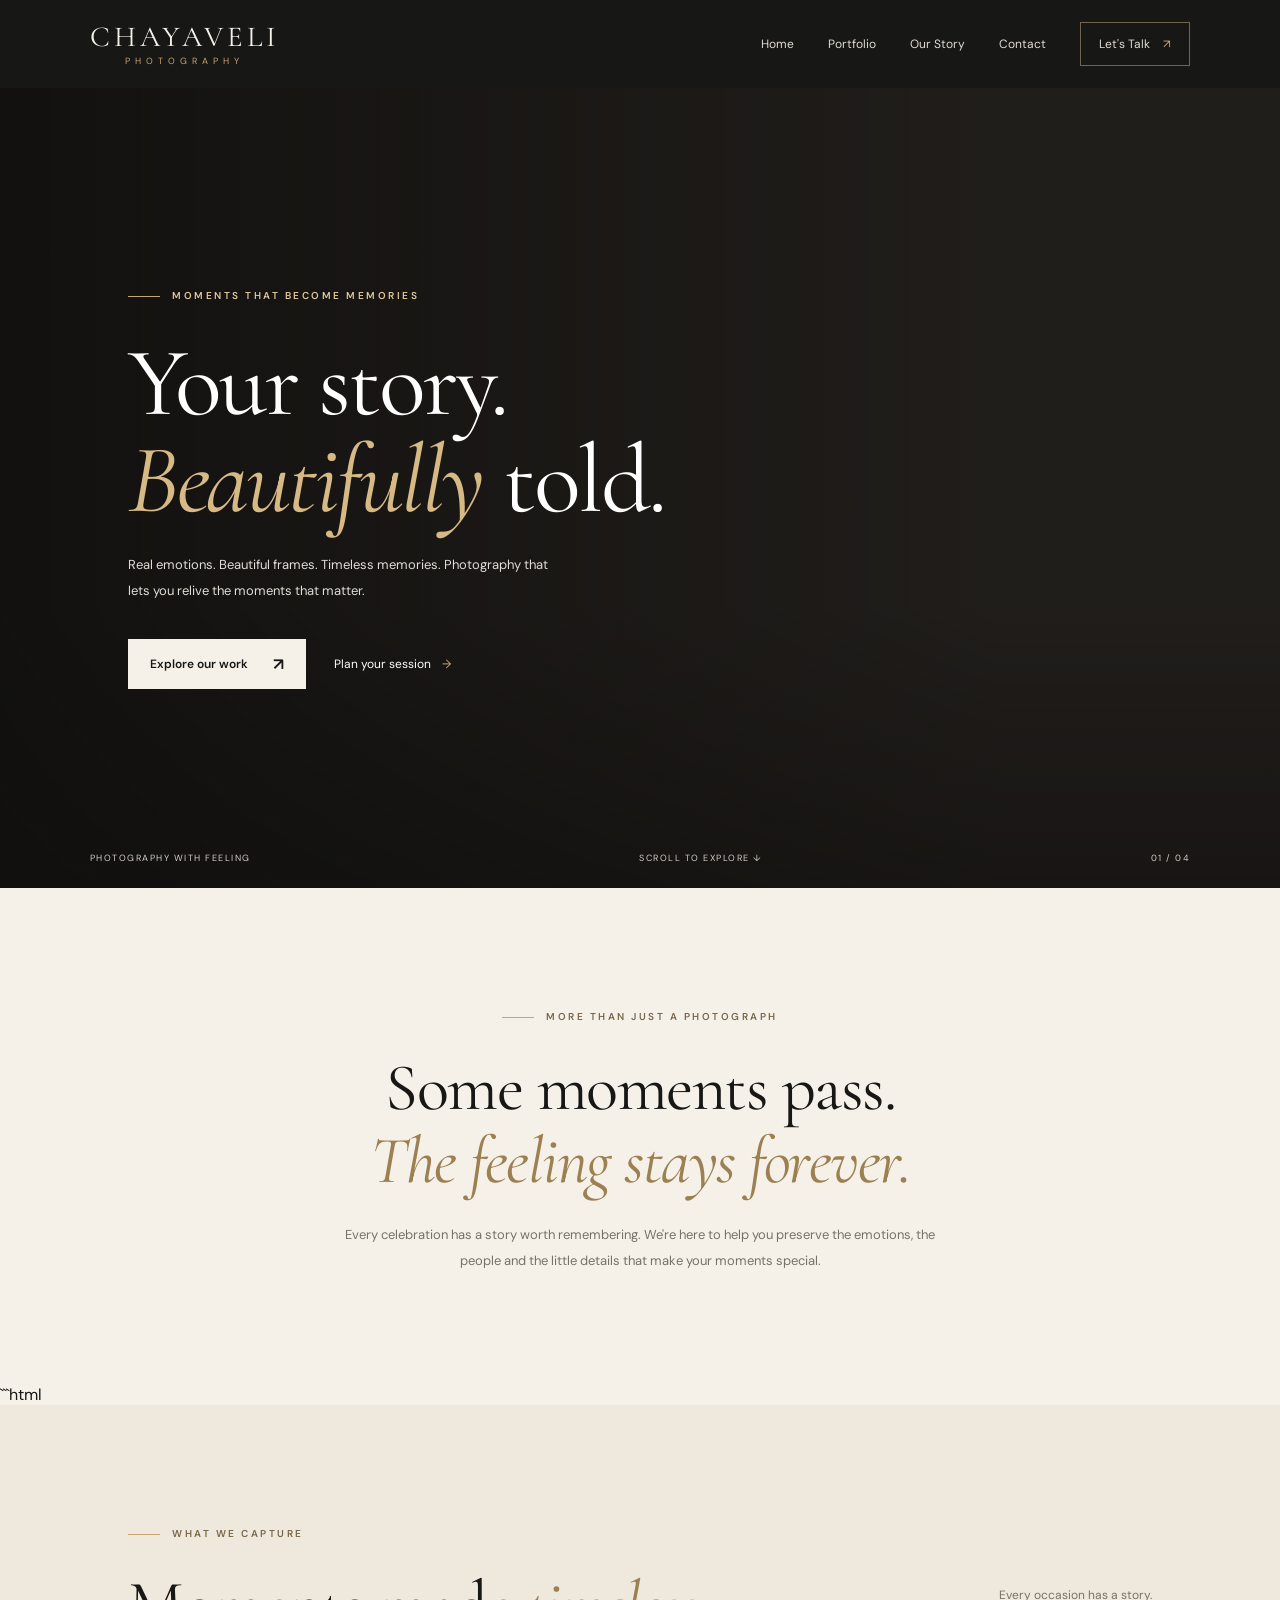
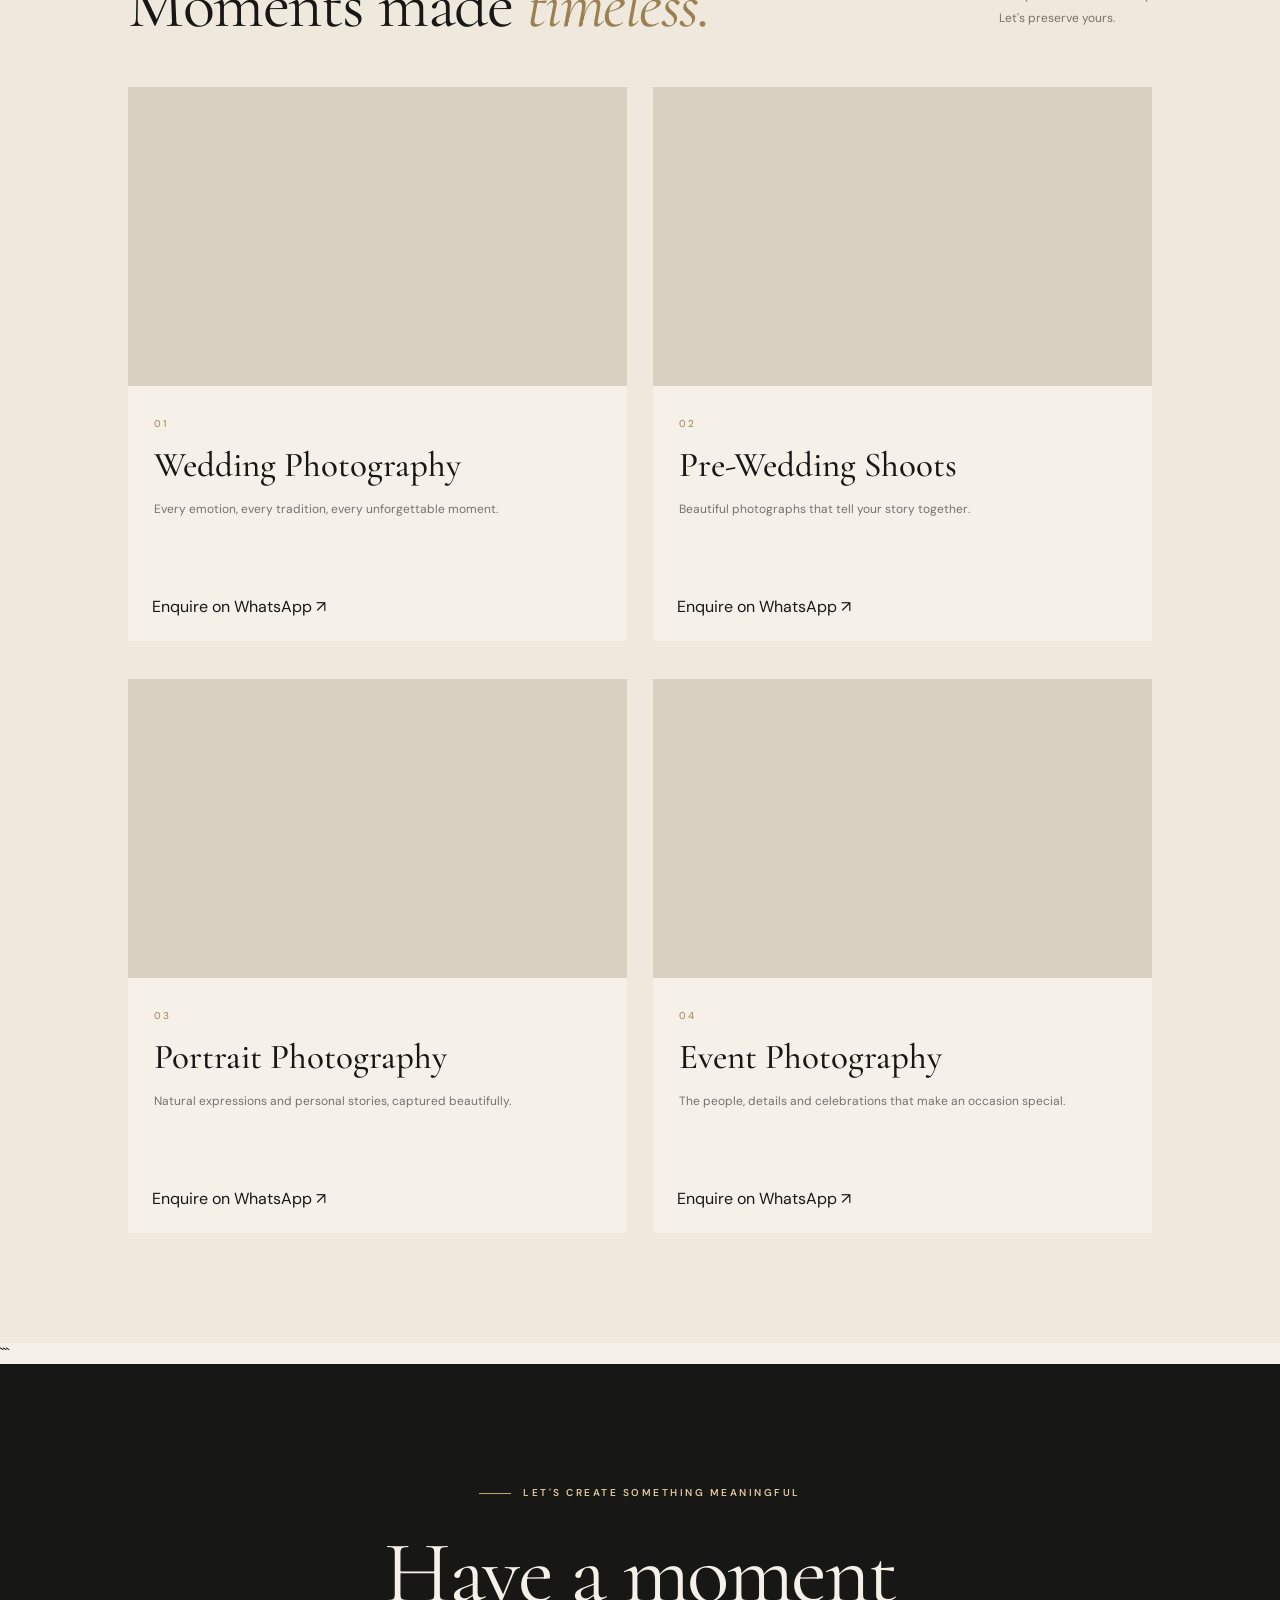
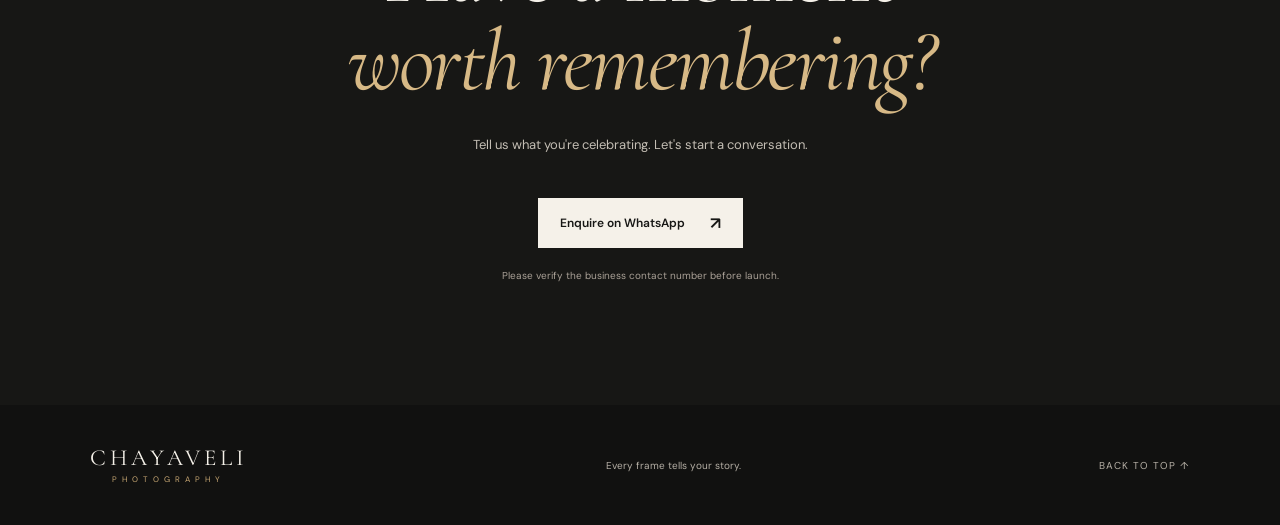
<file: index.html>
<!DOCTYPE html>
<html lang="en">
<head>
  <meta charset="UTF-8">
  <meta name="viewport" content="width=device-width, initial-scale=1.0">

  <title>Chayaveli Photography | Every Frame Tells Your Story</title>

  <meta
    name="description"
    content="Discover Chayaveli Photography. Explore beautiful wedding, portrait and special-event photography. Contact our studio to discuss your photography needs."
  >

  <meta name="theme-color" content="#171715">

  <link rel="preconnect" href="https://fonts.googleapis.com">
  <link rel="preconnect" href="https://fonts.gstatic.com" crossorigin>

  <link
    href="https://fonts.googleapis.com/css2?family=Cormorant+Garamond:wght@400;500;600;700&family=DM+Sans:wght@400;500;600;700&display=swap"
    rel="stylesheet"
  >

  <link rel="stylesheet" href="style.css">

  <script src="script.js" defer></script>
</head>

<body>

  <header class="site-header">
    <a class="brand" href="#home" aria-label="Chayaveli Photography home">
      <span class="brand-name">CHAYAVELI</span>
      <span class="brand-subtitle">PHOTOGRAPHY</span>
    </a>

    <button
      class="menu-toggle"
      id="menu-toggle"
      type="button"
      aria-label="Open navigation menu"
      aria-expanded="false"
      aria-controls="main-navigation"
    >
      <span></span>
      <span></span>
    </button>

    <nav class="main-navigation" id="main-navigation">
      <a href="#home">Home</a>
      <a href="#portfolio">Portfolio</a>
      <a href="#about">Our Story</a>
      <a href="#contact">Contact</a>
      <a class="nav-cta" href="#contact">Let's Talk <span>↗</span></a>
    </nav>
  </header>

  <main>
    <section class="hero" id="home">

      <div class="hero-image" role="img" aria-label="Wedding photography"></div>

      <div class="hero-overlay"></div>

      <div class="hero-content">
        <p class="eyebrow">
          <span class="eyebrow-line"></span>
          MOMENTS THAT BECOME MEMORIES
        </p>

        <h1>
          Your story.<br>
          <span>Beautifully</span> told.
        </h1>

        <p class="hero-description">
          Real emotions. Beautiful frames. Timeless memories.
          Photography that lets you relive the moments that matter.
        </p>

        <div class="hero-actions">
          <a class="button button-light" href="#portfolio">
            Explore our work <span>↗</span>
          </a>

          <a class="text-link" href="#contact">
            Plan your session <span>→</span>
          </a>
        </div>
      </div>

      <div class="hero-bottom">
        <span>PHOTOGRAPHY WITH FEELING</span>
        <a href="#portfolio">SCROLL TO EXPLORE ↓</a>
        <span>01 / 04</span>
      </div>

    </section>

    <section class="intro section-padding" id="about">
      <p class="eyebrow dark-eyebrow">
        <span class="eyebrow-line"></span>
        MORE THAN JUST A PHOTOGRAPH
      </p>

      <h2>
        Some moments pass.<br>
        <span>The feeling stays forever.</span>
      </h2>

      <p class="intro-description">
        Every celebration has a story worth remembering.
        We're here to help you preserve the emotions, the people
        and the little details that make your moments special.
      </p>
    </section>

```html
<section class="services section-padding" id="services">
  <div class="section-heading">
    <div>
      <p class="eyebrow dark-eyebrow">
        <span class="eyebrow-line"></span>
        WHAT WE CAPTURE
      </p>
      <h2>Moments made <span>timeless.</span></h2>
    </div>

    <p class="section-note">
      Every occasion has a story.<br>
      Let's preserve yours.
    </p>
  </div>

  <div class="services-grid">

    <!-- Wedding Photography -->
    <article class="service-card">
      <a class="service-card-link" href="gallery.html?category=wedding"
         aria-label="Explore Wedding Photography gallery">
        <div class="service-image service-image-wedding"
             role="img" aria-label="Wedding photography"></div>
        <div class="service-content">
          <span class="service-number">01</span>
          <h3>Wedding Photography</h3>
          <p>Every emotion, every tradition, every unforgettable moment.</p>
        </div>
      </a>
      <div class="service-enquiry">
        <a href="https://wa.me/918333030838"
           target="_blank" rel="noopener noreferrer">
          Enquire on WhatsApp <span>↗</span>
        </a>
      </div>
    </article>

    <!-- Pre-Wedding Photography -->
    <article class="service-card">
      <a class="service-card-link" href="gallery.html?category=prewedding"
         aria-label="Explore Pre-Wedding Photography gallery">
        <div class="service-image service-image-prewedding"
             role="img" aria-label="Pre-wedding photography"></div>
        <div class="service-content">
          <span class="service-number">02</span>
          <h3>Pre-Wedding Shoots</h3>
          <p>Beautiful photographs that tell your story together.</p>
        </div>
      </a>
      <div class="service-enquiry">
        <a href="https://wa.me/918333030838?text=Hello%20Chayaveli%20Photography!%20I%27m%20interested%20in%20Pre-Wedding%20Photography."
           target="_blank" rel="noopener noreferrer">
          Enquire on WhatsApp <span>↗</span>
        </a>
      </div>
    </article>

    <!-- Portrait Photography -->
    <article class="service-card">
      <a class="service-card-link" href="gallery.html?category=portrait"
         aria-label="Explore Portrait Photography gallery">
        <div class="service-image service-image-portrait"
             role="img" aria-label="Portrait photography"></div>
        <div class="service-content">
          <span class="service-number">03</span>
          <h3>Portrait Photography</h3>
          <p>Natural expressions and personal stories, captured beautifully.</p>
        </div>
      </a>
      <div class="service-enquiry">
        <a href="https://wa.me/918333030838?text=Hello%20Chayaveli%20Photography!%20I%27m%20interested%20in%20Portrait%20Photography."
           target="_blank" rel="noopener noreferrer">
          Enquire on WhatsApp <span>↗</span>
        </a>
      </div>
    </article>

    <!-- Event Photography -->
    <article class="service-card">
      <a class="service-card-link" href="gallery.html?category=event"
         aria-label="Explore Event Photography gallery">
        <div class="service-image service-image-event"
             role="img" aria-label="Special event photography"></div>
        <div class="service-content">
          <span class="service-number">04</span>
          <h3>Event Photography</h3>
          <p>The people, details and celebrations that make an occasion special.</p>
        </div>
      </a>
      <div class="service-enquiry">
        <a href="https://wa.me/918333030838?text=Hello%20Chayaveli%20Photography!%20I%27m%20interested%20in%20Event%20Photography."
           target="_blank" rel="noopener noreferrer">
          Enquire on WhatsApp <span>↗</span>
        </a>
      </div>
    </article>

  </div>
</section>
```

    <section class="contact section-padding" id="contact">
      <p class="eyebrow">
        <span class="eyebrow-line"></span>
        LET'S CREATE SOMETHING MEANINGFUL
      </p>

      <h2>Have a moment<br><span>worth remembering?</span></h2>

      <p>Tell us what you're celebrating. Let's start a conversation.</p>

      <a
        class="button button-light"
        href="https://wa.me/918333030838"
        target="_blank"
        rel="noopener noreferrer"
      >
        Enquire on WhatsApp <span>↗</span>
      </a>

      <p class="contact-note">
        Please verify the business contact number before launch.
      </p>
    </section>
  </main>

  <footer class="site-footer">
    <a class="brand footer-brand" href="#home">
      <span class="brand-name">CHAYAVELI</span>
      <span class="brand-subtitle">PHOTOGRAPHY</span>
    </a>

    <p>Every frame tells your story.</p>

    <a href="#home">BACK TO TOP ↑</a>
  </footer>

</body>
</html>
</file>
<file: style.css>
:root {
  --ink: #171715;
  --cream: #f5f1e9;
  --gold: #c5a572;
  --muted: #a8a49d;
  --serif: "Cormorant Garamond", Georgia, serif;
  --sans: "DM Sans", Arial, sans-serif;
}

* {
  box-sizing: border-box;
}

html {
  scroll-behavior: smooth;
  scroll-padding-top: 85px;
}

body {
  margin: 0;
  background: var(--cream);
  color: var(--ink);
  font-family: var(--sans);
  -webkit-font-smoothing: antialiased;
}

a {
  color: inherit;
  text-decoration: none;
}

button,
a {
  -webkit-tap-highlight-color: transparent;
}

button {
  font: inherit;
}

.site-header {
  height: 88px;
  padding: 0 7%;
  display: flex;
  align-items: center;
  justify-content: space-between;
  background: var(--ink);
  color: var(--cream);
  position: relative;
  z-index: 10;
}

.brand {
  display: flex;
  flex-direction: column;
  gap: 4px;
  width: fit-content;
}

.brand-name {
  font-family: var(--serif);
  font-size: 29px;
  letter-spacing: 4px;
  line-height: 1;
}

.brand-subtitle {
  font-size: 9px;
  letter-spacing: 5px;
  text-align: center;
  color: var(--gold);
}

.main-navigation {
  display: flex;
  align-items: center;
  gap: 34px;
}

.main-navigation > a {
  font-size: 12px;
  color: #e0dcd4;
  transition: color 0.25s ease;
}

.main-navigation > a:hover {
  color: var(--gold);
}

.main-navigation .nav-cta {
  border: 1px solid #71654f;
  padding: 13px 18px;
}

.nav-cta span {
  color: var(--gold);
  margin-left: 10px;
}

.menu-toggle {
  display: none;
}

.hero {
  min-height: min(760px, calc(100svh - 88px));
  min-height: clamp(580px, calc(100svh - 88px), 800px);
  position: relative;
  display: flex;
  align-items: center;
  overflow: hidden;
  background: #26231f;
  color: white;
}

.hero-image,
.hero-overlay {
  position: absolute;
  inset: 0;
}

.hero-image {
  background-image:
    url("https://images.unsplash.com/photo-1519741497674-611481863552?auto=format&fit=crop&w=2200&q=85");
  background-position: center 45%;
  background-size: cover;
  animation: image-reveal 1.5s ease both;
}

.hero-overlay {
  background:
    linear-gradient(90deg, rgba(15, 14, 13, 0.83), rgba(15, 14, 13, 0.24) 78%),
    linear-gradient(0deg, rgba(15, 14, 13, 0.5), transparent 35%);
}

.hero-content {
  width: min(800px, 100%);
  padding: 90px 0 100px 10%;
  position: relative;
  z-index: 1;
  animation: content-reveal 1s 0.15s both;
}

.eyebrow {
  display: flex;
  align-items: center;
  gap: 12px;
  font-size: 10px;
  font-weight: 600;
  letter-spacing: 2.5px;
  line-height: 1.8;
  color: #e0c79d;
}

.eyebrow-line {
  width: 32px;
  height: 1px;
  background: var(--gold);
  flex-shrink: 0;
}

.hero h1,
.contact h2 {
  font-family: var(--serif);
  font-size: clamp(62px, 7.6vw, 108px);
  font-weight: 400;
  line-height: 0.99;
  letter-spacing: -2.5px;
  margin: 30px 0 24px;
}

.hero h1 span,
.contact h2 span {
  color: #d7b986;
  font-style: italic;
}

.hero-description {
  max-width: 420px;
  font-size: 13px;
  line-height: 2;
  color: #e0ddd7;
}

.hero-actions {
  display: flex;
  align-items: center;
  flex-wrap: wrap;
  gap: 28px;
  margin-top: 35px;
}

.button {
  min-height: 50px;
  display: inline-flex;
  align-items: center;
  justify-content: center;
  gap: 25px;
  padding: 0 22px;
  font-size: 12px;
  font-weight: 600;
  transition: background 0.25s ease, color 0.25s ease;
}

.button-light {
  background: var(--cream);
  color: var(--ink);
}

.button-light:hover {
  background: var(--gold);
}

.button span {
  font-size: 17px;
}

.text-link {
  color: white;
  font-size: 12px;
}

.text-link span {
  color: var(--gold);
  padding-left: 8px;
}

.hero-bottom {
  position: absolute;
  z-index: 1;
  bottom: 24px;
  left: 7%;
  right: 7%;
  display: flex;
  justify-content: space-between;
  gap: 15px;
  font-size: 9px;
  letter-spacing: 1.5px;
  color: #d4cec5;
}

.intro {
  text-align: center;
}

.section-padding {
  padding: 110px 10%;
}

.dark-eyebrow {
  justify-content: center;
  color: #786748;
}

.intro h2,
.section-heading h2 {
  font-family: var(--serif);
  font-weight: 400;
  font-size: clamp(42px, 5.2vw, 68px);
  line-height: 1.1;
  letter-spacing: -1.5px;
  margin: 25px 0;
}

.intro h2 span,
.section-heading h2 span {
  color: #9c8051;
  font-style: italic;
}

.intro-description {
  max-width: 600px;
  margin: 0 auto;
  font-size: 13px;
  line-height: 2;
  color: #777168;
}

.portfolio {
  padding-top: 35px;
}

.section-heading {
  display: flex;
  align-items: end;
  justify-content: space-between;
  gap: 25px;
  margin-bottom: 45px;
}

.section-heading .eyebrow {
  justify-content: flex-start;
}

.section-heading h2 {
  margin-bottom: 0;
}

.section-note {
  color: #777168;
  font-size: 12px;
  line-height: 1.9;
}

.portfolio-grid {
  display: grid;
  grid-template-columns: 1.15fr 0.85fr;
  gap: 38px 25px;
  align-items: start;
}

.portfolio-card {
  min-width: 0;
}

.portfolio-card-large {
  grid-row: span 2;
}

.portfolio-image {
  min-height: 280px;
  background-color: #d9d0c2;
  background-position: center;
  background-size: cover;
  transition: filter 0.4s ease;
}

.portfolio-card-large .portfolio-image {
  min-height: 650px;
}

.portfolio-card:hover .portfolio-image {
  filter: brightness(0.88);
}

.portfolio-image-one {
  background-image: url("https://images.unsplash.com/photo-1519741497674-611481863552?auto=format&fit=crop&w=1100&q=80");
}

.portfolio-image-two {
  background-image: url("https://images.unsplash.com/photo-1537633552985-df8429e8048b?auto=format&fit=crop&w=1000&q=80");
}

.portfolio-image-three {
  background-image: url("https://images.unsplash.com/photo-1534528741775-53994a69daeb?auto=format&fit=crop&w=1000&q=80");
}

.portfolio-caption {
  display: flex;
  justify-content: space-between;
  align-items: center;
  padding: 17px 0 5px;
}

.portfolio-caption p {
  color: #8d7a5b;
  font-size: 9px;
  letter-spacing: 1.5px;
}

.portfolio-caption h3 {
  font-family: var(--serif);
  font-size: 27px;
  font-weight: 500;
  margin: 7px 0;
}

.portfolio-caption > span {
  color: #9c8051;
  font-size: 22px;
}

.portfolio-note {
  font-size: 11px;
  color: #777168;
  margin-top: 30px;
}

.contact {
  background: var(--ink);
  color: var(--cream);
  text-align: center;
}

.contact .eyebrow {
  justify-content: center;
}

.contact h2 {
  font-size: clamp(54px, 7vw, 88px);
  margin: 28px 0;
}

.contact > p:not(.eyebrow) {
  font-size: 13px;
  color: #c4beb4;
  line-height: 1.9;
}

.contact .button {
  margin-top: 28px;
}

.contact .contact-note {
  font-size: 10px !important;
  color: #aaa197 !important;
  margin-top: 18px;
}

.site-footer {
  min-height: 120px;
  background: #111110;
  color: var(--cream);
  padding: 30px 7%;
  display: flex;
  justify-content: space-between;
  align-items: center;
  gap: 25px;
}

.footer-brand .brand-name {
  font-size: 23px;
}

.footer-brand .brand-subtitle {
  font-size: 8px;
}

.site-footer > p,
.site-footer > a:last-child {
  font-size: 10px;
  color: #b5afa5;
}

.site-footer > a:last-child {
  letter-spacing: 1px;
}

@keyframes content-reveal {
  from {
    opacity: 0;
    transform: translateY(20px);
  }

  to {
    opacity: 1;
    transform: translateY(0);
  }
}

@keyframes image-reveal {
  from {
    transform: scale(1.04);
  }

  to {
    transform: scale(1);
  }
}

@media (max-width: 900px) {
  .site-header {
    padding: 0 5%;
  }

  .main-navigation {
    gap: 18px;
  }

  .main-navigation > a {
    font-size: 11px;
  }

  .section-padding {
    padding: 85px 6%;
  }

  .portfolio {
    padding-top: 25px;
  }

  .portfolio-card-large .portfolio-image {
    min-height: 560px;
  }

  .portfolio-image {
    min-height: 250px;
  }
}

@media (max-width: 640px) {
  html {
    scroll-padding-top: 72px;
  }

  .site-header {
    height: 72px;
    padding: 0 6%;
  }

  .brand-name {
    font-size: 25px;
    letter-spacing: 3px;
  }

  .brand-subtitle {
    font-size: 8px;
    letter-spacing: 4px;
  }

  .menu-toggle {
    display: flex;
    flex-direction: column;
    justify-content: center;
    gap: 6px;
    width: 44px;
    height: 44px;
    padding: 10px;
    border: 1px solid #645744;
    background: transparent;
    cursor: pointer;
  }

  .menu-toggle span {
    display: block;
    height: 1px;
    width: 100%;
    background: var(--cream);
  }

  .main-navigation {
    display: none;
    position: absolute;
    top: 72px;
    left: 0;
    right: 0;
    background: var(--ink);
    padding: 15px 6% 25px;
    flex-direction: column;
    align-items: stretch;
    gap: 0;
    border-top: 1px solid #34312b;
  }

  .main-navigation.is-open {
    display: flex;
  }

  .main-navigation > a {
    padding: 15px 0;
    font-size: 13px;
    border-bottom: 1px solid #302e29;
  }

  .main-navigation .nav-cta {
    padding: 15px 0;
    border: 0;
  }

  .hero {
    min-height: 690px;
    min-height: calc(88svh - 0px);
    align-items: center;
  }

  .hero-image {
    background-position: 58% center;
  }

  .hero-overlay {
    background:
      linear-gradient(90deg, rgba(15, 14, 13, 0.72), rgba(15, 14, 13, 0.18)),
      linear-gradient(0deg, rgba(15, 14, 13, 0.62), transparent 65%);
  }

  .hero-content {
    padding: 80px 6% 110px;
  }

  .eyebrow {
    font-size: 9px;
    letter-spacing: 1.5px;
    gap: 9px;
  }

  .eyebrow-line {
    width: 22px;
  }

  .hero h1 {
    font-size: clamp(59px, 13vw, 82px);
    letter-spacing: -1.8px;
    margin: 27px 0 20px;
  }

  .hero-description {
    max-width: 350px;
    font-size: 12px;
    line-height: 1.9;
  }

  .hero-actions {
    align-items: flex-start;
    flex-direction: column;
    gap: 23px;
    margin-top: 28px;
  }

  .hero-bottom {
    bottom: 18px;
    left: 6%;
    right: 6%;
    font-size: 8px;
    letter-spacing: 0.8px;
  }

  .hero-bottom span:last-child {
    display: none;
  }

  .section-padding {
    padding: 75px 6%;
  }

  .intro h2,
  .section-heading h2 {
    font-size: clamp(40px, 9vw, 55px);
  }

  .intro-description {
    font-size: 12px;
  }

  .portfolio {
    padding-top: 15px;
  }

  .section-heading {
    display: block;
    margin-bottom: 30px;
  }

  .section-note {
    margin-top: 18px;
  }

  .portfolio-grid {
    grid-template-columns: 1fr;
    gap: 30px;
  }

  .portfolio-card-large {
    grid-row: auto;
  }

  .portfolio-card-large .portfolio-image,
  .portfolio-image {
    min-height: 0;
    aspect-ratio: 4 / 5;
  }

  .portfolio-caption h3 {
    font-size: 25px;
  }

  .contact h2 {
    font-size: clamp(51px, 11vw, 70px);
  }

  .contact > p:not(.eyebrow) {
    font-size: 12px;
  }

  .site-footer {
    padding: 32px 6%;
    flex-wrap: wrap;
  }

  .site-footer > p {
    width: 100%;
    order: 3;
  }
}

@media (prefers-reduced-motion: reduce) {
  *,
  *::before,
  *::after {
    scroll-behavior: auto !important;
    animation-duration: 0.01ms !important;
    animation-iteration-count: 1 !important;
    transition-duration: 0.01ms !important;
  }
}

/* Interactive portfolio gallery */

.gallery-filters {
  display: flex;
  flex-wrap: wrap;
  gap: 12px;
  margin: 0 0 35px;
}

.gallery-filter {
  padding: 11px 19px;
  border: 1px solid #d7cfc1;
  background: transparent;
  color: var(--ink);
  font: inherit;
  font-size: 12px;
  cursor: pointer;
  transition: background 0.25s ease, color 0.25s ease,
    border-color 0.25s ease;
}

.gallery-filter:hover,
.gallery-filter.active {
  background: var(--ink);
  border-color: var(--ink);
  color: var(--cream);
}

.gallery-filter:focus-visible {
  outline: 2px solid #9c8051;
  outline-offset: 3px;
}

.portfolio-card[hidden] {
  display: none !important;
}

.portfolio-image-four {
  background-image: url("https://images.unsplash.com/photo-1511285560929-80b456fea0bc?auto=format&fit=crop&w=1000&q=80");
}

.portfolio-image-five {
  background-image: url("https://images.unsplash.com/photo-1529636798458-92182e662485?auto=format&fit=crop&w=1000&q=80");
}

.portfolio-image-six {
  background-image: url("https://images.unsplash.com/photo-1508214751196-bcfd4ca60f91?auto=format&fit=crop&w=1000&q=80");
}

@media (max-width: 640px) {
  .gallery-filters {
    gap: 8px;
    margin-bottom: 25px;
  }

  .gallery-filter {
    padding: 10px 13px;
    font-size: 11px;
  }
}

/* Photography services section */

.services {
  background: #eee8dd;
}

.services-grid {
  display: grid;
  grid-template-columns: repeat(2, minmax(0, 1fr));
  gap: 38px 26px;
}

.service-card {
  min-width: 0;
  background: var(--cream);
}

.service-image {
  width: 100%;
  aspect-ratio: 5 / 3;
  background-position: center;
  background-size: cover;
  background-color: #d9d0c2;
  transition: filter 0.35s ease;
}

.service-card:hover .service-image {
  filter: brightness(0.88);
}

.service-image-wedding {
  background-image: url("https://images.unsplash.com/photo-1519741497674-611481863552?auto=format&fit=crop&w=1100&q=80");
}

.service-image-prewedding {
  background-image: url("https://images.unsplash.com/photo-1537633552985-df8429e8048b?auto=format&fit=crop&w=1100&q=80");
}

.service-image-portrait {
  background-image: url("https://images.unsplash.com/photo-1534528741775-53994a69daeb?auto=format&fit=crop&w=1100&q=80");
}

.service-image-event {
  background-image: url("https://images.unsplash.com/photo-1511795409834-ef04bbd61622?auto=format&fit=crop&w=1100&q=80");
}

.service-content {
  position: relative;
  padding: 25px 26px 28px;
}

.service-number {
  color: #9c8051;
  font-size: 10px;
  letter-spacing: 2px;
}

.service-content h3 {
  margin: 12px 0;
  font-family: var(--serif);
  font-size: clamp(25px, 3vw, 35px);
  font-weight: 500;
}

.service-content p {
  min-height: 48px;
  margin: 0 0 22px;
  color: #777168;
  font-size: 12px;
  line-height: 1.9;
}

.service-content a {
  display: inline-flex;
  align-items: center;
  gap: 12px;
  border-bottom: 1px solid #c5a572;
  padding-bottom: 7px;
  font-size: 11px;
  font-weight: 600;
}

.service-content a span {
  color: #9c8051;
  font-size: 16px;
}

@media (max-width: 640px) {
  .services-grid {
    grid-template-columns: 1fr;
    gap: 25px;
  }

  .service-content {
    padding: 22px 20px 25px;
  }

  .service-content h3 {
    font-size: 29px;
  }

  .service-content p {
    min-height: 0;
  }
}
.service-content h3 a {
  color: inherit;
  text-decoration: none;
  transition: color 0.25s ease;
}

.service-content h3 a:hover {
  color: #9c8051;
}
.service-card-link {
  display: block;
  color: inherit;
  text-decoration: none;
}

.service-card-link .service-content h3 {
  transition: color 0.25s ease;
}

.service-card-link:hover .service-content h3 {
  color: #9c8051;
}

.service-card-link:focus-visible {
  outline: 2px solid #9c8051;
  outline-offset: 4px;
}

.service-enquiry {
  padding: 0 24px 24px;
}

.service-enquiry a {
  color: inherit;
  text-decoration: none;
}

/* Full-screen Photo Viewer */
.photo-viewer {
  display: none;
  position: fixed;
  inset: 0;
  z-index: 9999;
  background: rgba(12, 12, 12, 0.97);
  align-items: center;
  justify-content: center;
  flex-direction: column;
  padding: 60px 24px 30px;
}

.photo-viewer.active {
  display: flex;
}

.viewer-image {
  display: block;
  max-width: 100%;
  max-height: 82vh;
  width: auto;
  height: auto;
  object-fit: contain;
}

.viewer-close {
  position: absolute;
  top: 18px;
  right: 24px;
  border: none;
  background: transparent;
  color: #fff;
  font-size: 42px;
  line-height: 1;
  cursor: pointer;
  padding: 8px;
}

.viewer-caption {
  color: #eee4d5;
  font-size: 14px;
  text-align: center;
  margin-top: 16px;
}

@media (max-width: 600px) {
  .photo-viewer {
    padding: 60px 12px 24px;
  }

  .viewer-image {
    max-height: 78vh;
  }

  .viewer-close {
    top: 12px;
    right: 14px;
  }
}

/* Premium Fullscreen Gallery Controls */

.viewer-close {
  position: absolute;
  top: 24px;
  left: 28px;
  right: auto;
  display: inline-flex;
  align-items: center;
  gap: 10px;
  padding: 12px 18px;
  border: 1px solid rgba(238, 228, 213, 0.3);
  border-radius: 2px;
  background: rgba(20, 20, 20, 0.65);
  color: #eee4d5;
  font-family: inherit;
  font-size: 12px;
  letter-spacing: 1.5px;
  text-transform: uppercase;
  cursor: pointer;
  transition: background 0.25s ease, border-color 0.25s ease;
}

.viewer-close span:first-child {
  font-size: 20px;
  line-height: 1;
}

.viewer-close:hover {
  background: #eee4d5;
  border-color: #eee4d5;
  color: #171717;
}

/* Elegant circular navigation arrows */

.viewer-prev,
.viewer-next {
  position: absolute;
  top: 50%;
  transform: translateY(-50%);
  width: 48px;
  height: 48px;
  display: flex;
  align-items: center;
  justify-content: center;
  border: 1px solid rgba(238, 228, 213, 0.4);
  border-radius: 50%;
  background: rgba(15, 15, 15, 0.55);
  color: #eee4d5;
  font-size: 20px;
  font-weight: 300;
  cursor: pointer;
  transition: background 0.25s ease, color 0.25s ease,
    border-color 0.25s ease;
}

.viewer-prev {
  left: 28px;
}

.viewer-next {
  right: 28px;
}

.viewer-prev:hover,
.viewer-next:hover {
  background: #eee4d5;
  border-color: #eee4d5;
  color: #171717;
}

.viewer-prev:focus-visible,
.viewer-next:focus-visible,
.viewer-close:focus-visible {
  outline: 2px solid #eee4d5;
  outline-offset: 4px;
}

@media (max-width: 600px) {
  .viewer-close {
    top: 14px;
    left: 12px;
    padding: 10px 12px;
    font-size: 10px;
  }

  .viewer-prev,
  .viewer-next {
    width: 40px;
    height: 40px;
    font-size: 18px;
  }

  .viewer-prev {
    left: 10px;
  }

  .viewer-next {
    right: 10px;
  }
}
/* Smooth fullscreen photo transitions */
.viewer-image {
  opacity: 1;
  transition: opacity 180ms ease-in-out;
}

.viewer-image.changing {
  opacity: 0.25;
}

@media (prefers-reduced-motion: reduce) {
  .viewer-image {
    transition: none;
  }
}
</file>
